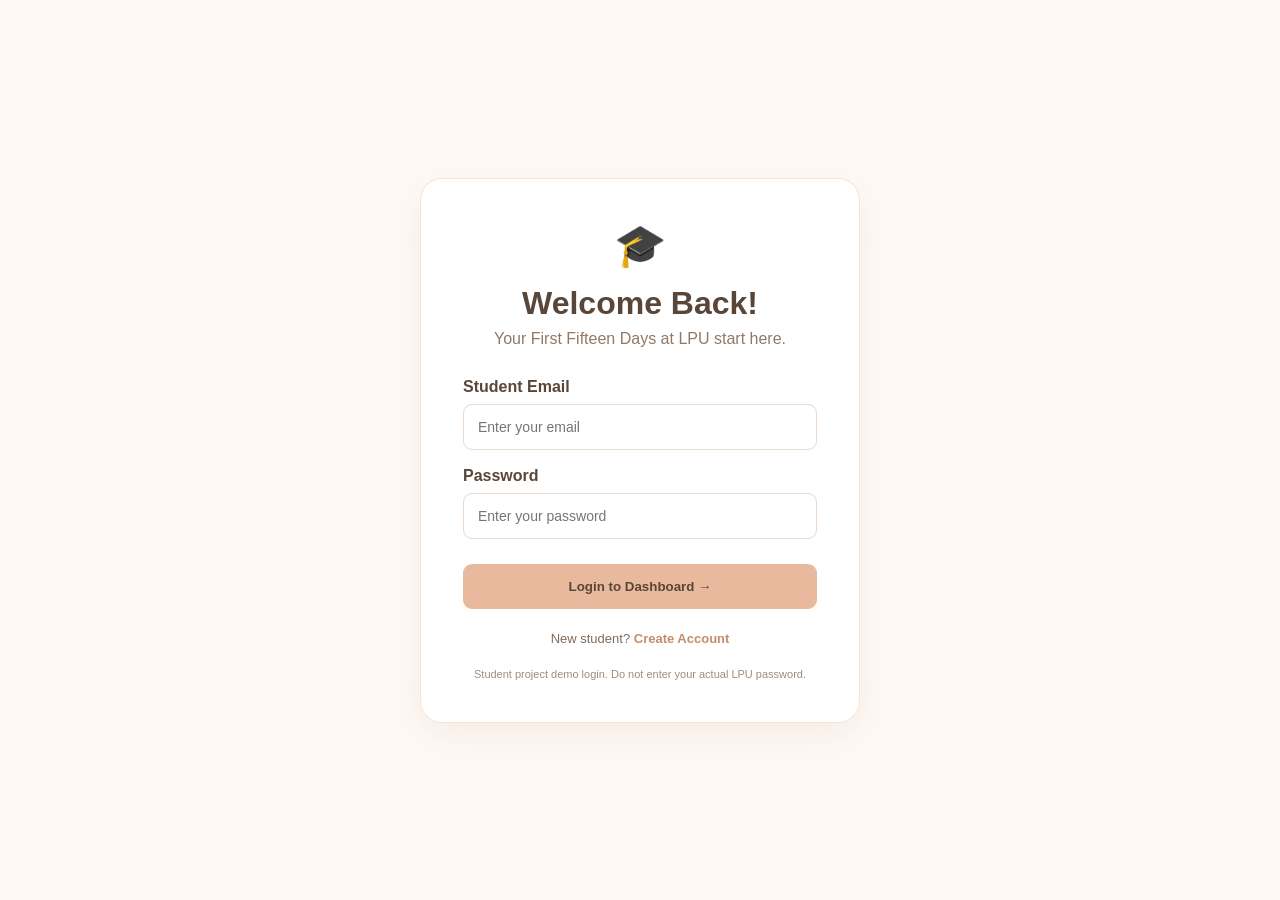
<file: index.html>
<!DOCTYPE html>
<html lang="en">

<head>
    <meta charset="UTF-8">
    <meta name="viewport" content="width=device-width, initial-scale=1.0">
    <title>First Fifteen Days | LPU Navigator</title>
    <link rel="stylesheet" href="css/style.css">
</head>

<body>
    <script>
        window.location.replace("pages/login.html");
    </script>

    <header class="navbar">
        <div class="brand">🎓 First Fifteen Days</div>
        <nav>
            <a href="index.html">Home</a>
            <a href="pages/map.html">Campus Map</a>
            <a href="pages/facilities.html">Facilities</a>
            <a href="pages/help.html">Help & Contacts</a>
        </nav>
        <button class="nav-btn" onclick="location.href='pages/search.html'">Explore Campus</button>
    </header>

    <section class="hero">
        <div class="hero-content">
            <span class="tag">YOUR FIRST 15 DAYS AT LPU</span>
            <h1>Your Campus Journey<br>Starts Here.</h1>
            <p>New to LPU? Find classrooms, hostels, libraries and essential campus facilities with ease.</p>
            <div class="hero-buttons">
                <button onclick="location.href='pages/map.html'">Explore Campus Map →</button>
                <button class="outline" onclick="location.href='pages/facilities.html'">Explore Facilities</button>
            </div>
        </div>
        <div class="hero-visual">
            <div class="visual-icon">📍</div>
            <h3>Discover Your Campus</h3>
            <p>Everything a fresher needs, in one place.</p>
            <div class="visual-stats">
                <div><b>01</b><small>Find Places</small></div>
                <div><b>02</b><small>Get Guidance</small></div>
                <div><b>03</b><small>Feel Confident</small></div>
            </div>
        </div>
    </section>

    <section class="search-section">
        <div>
            <h2>Where do you want to go?</h2>
            <p>Search for important places around the LPU campus.</p>
        </div>
        <div class="search-box">
            <span>⌕</span>
            <input id="homeSearch" placeholder="Search library, hostel, hospital...">
            <button onclick="searchCampus()">Search</button>
        </div>
    </section>

    <section class="section">
        <div class="section-heading">
            <div><span class="tag">QUICK ACCESS</span>
                <h2>Explore Your Campus</h2>
            </div>
            <a href="pages/facilities.html">View all →</a>
        </div>
        <div class="cards">
            <a class="card" href="pages/map.html">
                <div class="card-icon">🗺️</div>
                <h3>Campus Map</h3>
                <p>Explore important campus locations.</p>
            </a>
            <a class="card" href="pages/search.html">
                <div class="card-icon">🔎</div>
                <h3>Find Locations</h3>
                <p>Search for buildings and facilities.</p>
            </a>
            <a class="card" href="pages/facilities.html">
                <div class="card-icon">🏫</div>
                <h3>Facilities</h3>
                <p>Discover student facilities.</p>
            </a>
            <a class="card" href="pages/help.html">
                <div class="card-icon">🤝</div>
                <h3>Help & Support</h3>
                <p>Find useful contacts and guidance.</p>
            </a>
        </div>
    </section>

    <section class="welcome-strip">
        <div>
            <h2>Every fresher deserves a confident start.</h2>
            <p>Make your first fifteen days easier with the right campus information.</p>
        </div>
        <button onclick="location.href='pages/help.html'">Get Help →</button>
    </section>

    <footer>
        <b>First Fifteen Days</b>
        <p>An independent student project – LPU Fresher Navigator</p>
        <span>Helping freshers navigate campus with confidence.</span>
    </footer>

    <script src="javascript/script.js"></script>
</body>

</html>
</file>
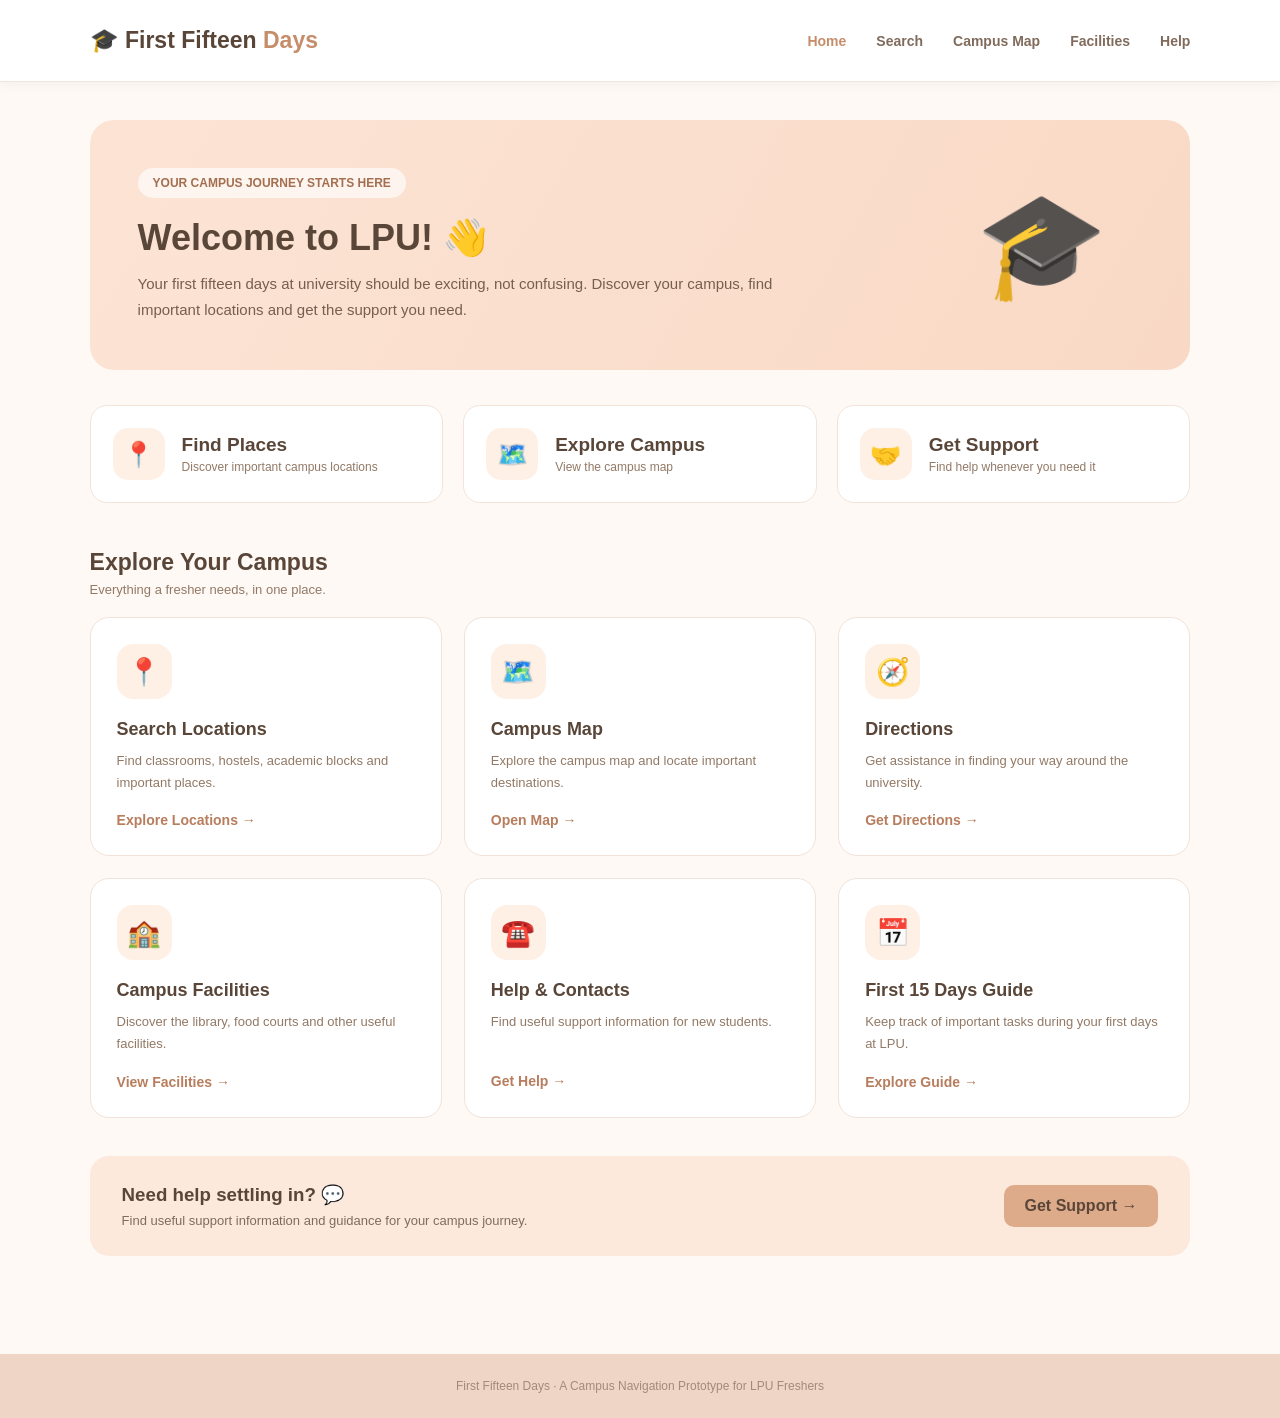
<file: pages/dashboard.html>
<!DOCTYPE html>
<html lang="en">

<head>
    <meta charset="UTF-8">
    <meta name="viewport" content="width=device-width, initial-scale=1.0">
    <title>Dashboard | First Fifteen Days</title>
    <link rel="stylesheet" href="../css/style.css">

    <style>
        * {
            margin: 0;
            padding: 0;
            box-sizing: border-box;
        }

        body {
            font-family: 'Segoe UI', Arial, sans-serif;
            background: #FFF9F5;
            color: #594638;
        }

        /* NAVBAR */
        .navbar {
            background: rgba(255, 255, 255, 0.95);
            padding: 18px 7%;
            display: flex;
            justify-content: space-between;
            align-items: center;
            border-bottom: 1px solid #F2E4DA;
            position: sticky;
            top: 0;
            z-index: 10;
        }

        .logo {
            font-size: 23px;
            font-weight: 800;
            color: #594638;
        }

        .logo span {
            color: #C58D6A;
        }

        .nav-links {
            display: flex;
            gap: 30px;
        }

        .nav-links a {
            text-decoration: none;
            color: #806B5C;
            font-size: 14px;
            font-weight: 600;
            transition: 0.3s;
        }

        .nav-links a:hover,
        .nav-links a.active {
            color: #C58D6A;
        }

        /* MAIN */
        .container {
            max-width: 1450px;
            margin: auto;
            padding: 38px 7%;
        }

        /* WELCOME BANNER */
        .welcome {
            background: linear-gradient(120deg, #FCE4D5, #F9D9C5);
            padding: 48px;
            border-radius: 24px;
            display: flex;
            justify-content: space-between;
            align-items: center;
            overflow: hidden;
            position: relative;
            margin-bottom: 35px;
        }

        .welcome-text {
            max-width: 650px;
            position: relative;
            z-index: 1;
        }

        .welcome-tag {
            display: inline-block;
            background: rgba(255, 255, 255, 0.65);
            padding: 8px 15px;
            border-radius: 30px;
            font-size: 12px;
            font-weight: 700;
            margin-bottom: 18px;
            color: #A36F50;
        }

        .welcome h1 {
            font-size: 36px;
            margin-bottom: 12px;
            line-height: 1.2;
        }

        .welcome p {
            color: #765F4F;
            line-height: 1.7;
            font-size: 15px;
        }

        .welcome-art {
            font-size: 105px;
            margin-right: 35px;
            opacity: 0.9;
        }

        /* SECTION HEADING */
        .section-heading {
            display: flex;
            justify-content: space-between;
            align-items: end;
            margin-bottom: 20px;
        }

        .section-heading h2 {
            font-size: 23px;
            margin-bottom: 6px;
        }

        .section-heading p {
            font-size: 13px;
            color: #927966;
        }

        /* STATS */
        .stats {
            display: grid;
            grid-template-columns: repeat(3, 1fr);
            gap: 20px;
            margin-bottom: 38px;
        }

        .stat-card {
            background: white;
            padding: 22px;
            border-radius: 17px;
            border: 1px solid #F2E4DA;
            display: flex;
            align-items: center;
            gap: 17px;
            transition: 0.3s;
        }

        .stat-card:hover {
            transform: translateY(-4px);
            box-shadow: 0 10px 25px #9b73501a;
        }

        .stat-icon {
            width: 52px;
            height: 52px;
            display: grid;
            place-items: center;
            background: #FFF0E6;
            border-radius: 15px;
            font-size: 25px;
        }

        .stat-card h3 {
            font-size: 19px;
            margin-bottom: 4px;
        }

        .stat-card p {
            font-size: 12px;
            color: #927966;
        }

        /* FEATURE CARDS */
        .feature-grid {
            display: grid;
            grid-template-columns: repeat(3, 1fr);
            gap: 22px;
        }

        .feature-card {
            background: white;
            border: 1px solid #F1E3D9;
            border-radius: 19px;
            padding: 26px;
            transition: 0.3s ease;
            position: relative;
        }

        .feature-card:hover {
            transform: translateY(-6px);
            box-shadow: 0 14px 30px #9b73501c;
            border-color: #E8B99C;
        }

        .feature-icon {
            width: 55px;
            height: 55px;
            background: #FFF0E6;
            display: grid;
            place-items: center;
            border-radius: 16px;
            font-size: 27px;
            margin-bottom: 20px;
        }

        .feature-card h3 {
            font-size: 18px;
            margin-bottom: 10px;
        }

        .feature-card p {
            font-size: 13px;
            color: #927966;
            line-height: 1.7;
            min-height: 44px;
        }

        .feature-card a {
            display: inline-block;
            margin-top: 18px;
            color: #B77D5D;
            text-decoration: none;
            font-weight: 700;
            font-size: 14px;
        }

        .feature-card a:hover {
            color: #8F5D40;
        }

        /* BOTTOM BANNER */
        .help-banner {
            margin-top: 38px;
            background: #FCE9DC;
            padding: 28px 32px;
            border-radius: 19px;
            display: flex;
            justify-content: space-between;
            align-items: center;
            gap: 20px;
        }

        .help-banner h3 {
            margin-bottom: 7px;
        }

        .help-banner p {
            color: #806B5C;
            font-size: 13px;
        }

        .help-banner a {
            background: #DDAA8A;
            color: #594638;
            padding: 12px 21px;
            text-decoration: none;
            border-radius: 10px;
            font-weight: 700;
            white-space: nowrap;
        }

        footer {
            text-align: center;
            padding: 25px;
            color: #A18B7B;
            font-size: 12px;
        }

        /* RESPONSIVE */
        @media(max-width: 900px) {
            .feature-grid {
                grid-template-columns: repeat(2, 1fr);
            }

            .welcome-art {
                font-size: 75px;
                margin-right: 0;
            }
        }

        @media(max-width: 600px) {
            .navbar {
                flex-direction: column;
                gap: 17px;
            }

            .nav-links {
                gap: 15px;
                flex-wrap: wrap;
                justify-content: center;
            }

            .container {
                padding: 25px 5%;
            }

            .welcome {
                padding: 30px 23px;
            }

            .welcome h1 {
                font-size: 27px;
            }

            .welcome-art {
                display: none;
            }

            .stats,
            .feature-grid {
                grid-template-columns: 1fr;
            }

            .help-banner {
                align-items: flex-start;
                flex-direction: column;
            }
        }
    </style>
</head>

<body>

    <header class="navbar">
        <div class="logo">🎓 First Fifteen <span>Days</span></div>

        <nav class="nav-links">
            <a href="dashboard.html" class="active">Home</a>
            <a href="search.html">Search</a>
            <a href="map.html">Campus Map</a>
            <a href="facilities.html">Facilities</a>
            <a href="help.html">Help</a>
        </nav>
    </header>

    <main class="container">

        <section class="welcome">
            <div class="welcome-text">
                <span class="welcome-tag">YOUR CAMPUS JOURNEY STARTS HERE</span>
                <h1>Welcome to LPU! 👋</h1>
                <p>
                    Your first fifteen days at university should be exciting,
                    not confusing. Discover your campus, find important
                    locations and get the support you need.
                </p>
            </div>

            <div class="welcome-art">🎓</div>
        </section>

        <section class="stats">

            <div class="stat-card">
                <div class="stat-icon">📍</div>
                <div>
                    <h3>Find Places</h3>
                    <p>Discover important campus locations</p>
                </div>
            </div>

            <div class="stat-card">
                <div class="stat-icon">🗺️</div>
                <div>
                    <h3>Explore Campus</h3>
                    <p>View the campus map</p>
                </div>
            </div>

            <div class="stat-card">
                <div class="stat-icon">🤝</div>
                <div>
                    <h3>Get Support</h3>
                    <p>Find help whenever you need it</p>
                </div>
            </div>

        </section>

        <section>
            <div class="section-heading">
                <div>
                    <h2>Explore Your Campus</h2>
                    <p>Everything a fresher needs, in one place.</p>
                </div>
            </div>

            <div class="feature-grid">

                <div class="feature-card">
                    <div class="feature-icon">📍</div>
                    <h3>Search Locations</h3>
                    <p>Find classrooms, hostels, academic blocks and important places.</p>
                    <a href="search.html">Explore Locations →</a>
                </div>

                <div class="feature-card">
                    <div class="feature-icon">🗺️</div>
                    <h3>Campus Map</h3>
                    <p>Explore the campus map and locate important destinations.</p>
                    <a href="map.html">Open Map →</a>
                </div>

                <div class="feature-card">
                    <div class="feature-icon">🧭</div>
                    <h3>Directions</h3>
                    <p>Get assistance in finding your way around the university.</p>
                    <a href="directions.html">Get Directions →</a>
                </div>

                <div class="feature-card">
                    <div class="feature-icon">🏫</div>
                    <h3>Campus Facilities</h3>
                    <p>Discover the library, food courts and other useful facilities.</p>
                    <a href="facilities.html">View Facilities →</a>
                </div>

                <div class="feature-card">
                    <div class="feature-icon">☎️</div>
                    <h3>Help & Contacts</h3>
                    <p>Find useful support information for new students.</p>
                    <a href="help.html">Get Help →</a>
                </div>

                <div class="feature-card">
                    <div class="feature-icon">📅</div>
                    <h3>First 15 Days Guide</h3>
                    <p>Keep track of important tasks during your first days at LPU.</p>
                    <a href="help.html">Explore Guide →</a>
                </div>

            </div>
        </section>

        <section class="help-banner">
            <div>
                <h3>Need help settling in? 💬</h3>
                <p>Find useful support information and guidance for your campus journey.</p>
            </div>
            <a href="help.html">Get Support →</a>
        </section>

    </main>

    <footer>
        First Fifteen Days · A Campus Navigation Prototype for LPU Freshers
    </footer>

</body>

</html>
</file>
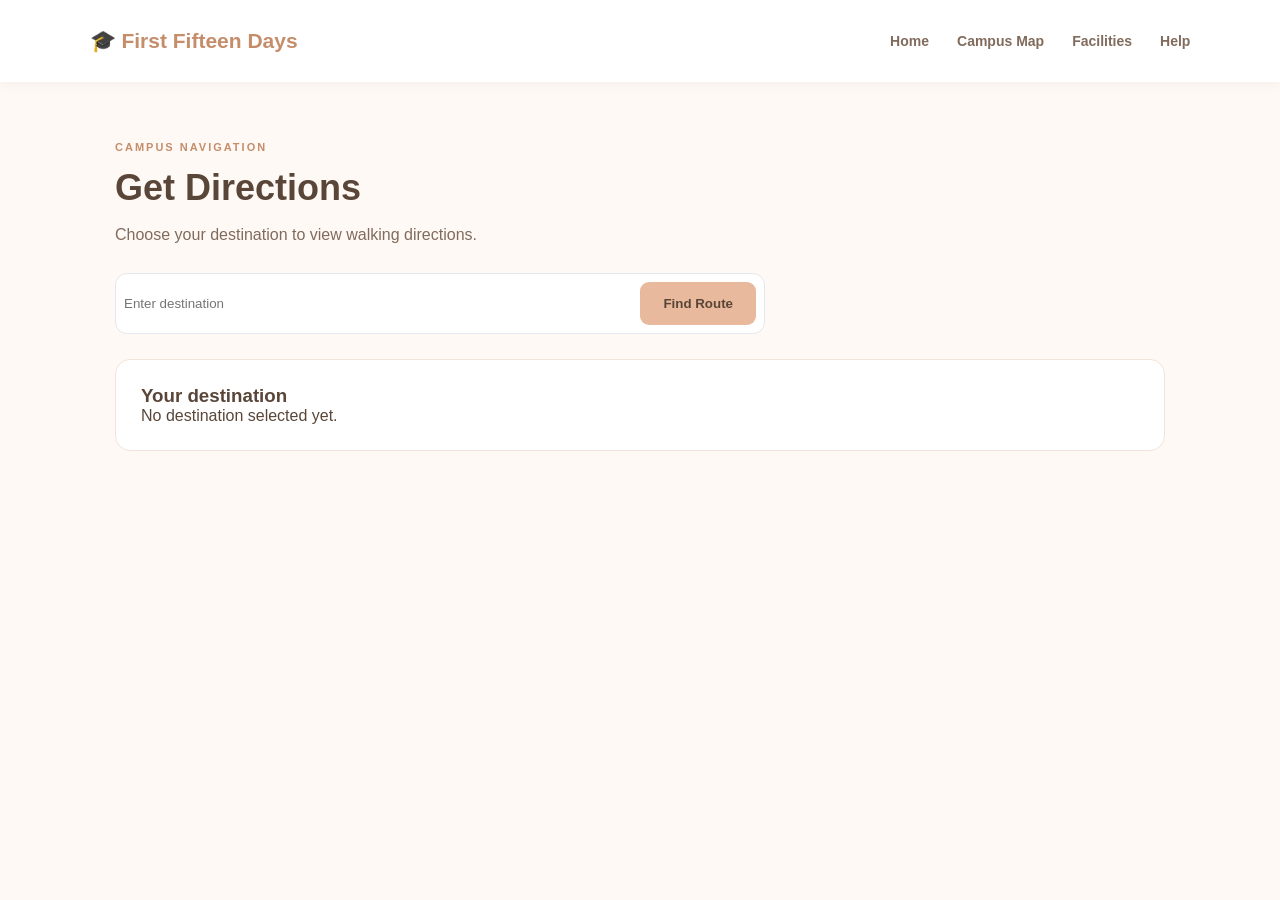
<file: pages/directions.html>
<!DOCTYPE html>
<html lang="en">

<head>
    <meta charset="UTF-8">
    <meta name="viewport" content="width=device-width, initial-scale=1">
    <title>Directions | First Fifteen Days</title>
    <link rel="stylesheet" href="../css/style.css">
</head>

<body>
    <header class="navbar">
        <div class="brand">🎓 First Fifteen Days</div>
        <nav>
            <a href="../index.html">Home</a>
            <a href="map.html">Campus Map</a>
            <a href="facilities.html">Facilities</a>
            <a href="help.html">Help</a>
        </nav>
    </header>
    <main class="page-content">
        <span class="tag">CAMPUS NAVIGATION</span>
        <h1>Get Directions</h1>
        <p>Choose your destination to view walking directions.</p>
        <div class="search-box">
            <input id="destination" placeholder="Enter destination">
            <button onclick="getDirections()">Find Route</button>
        </div>
        <div class="info-panel">
            <h3>Your destination</h3>
            <p id="routeMessage">No destination selected yet.</p>
        </div>
    </main>
    <script src="../javascript/script.js"></script>
</body>

</html>
</file>
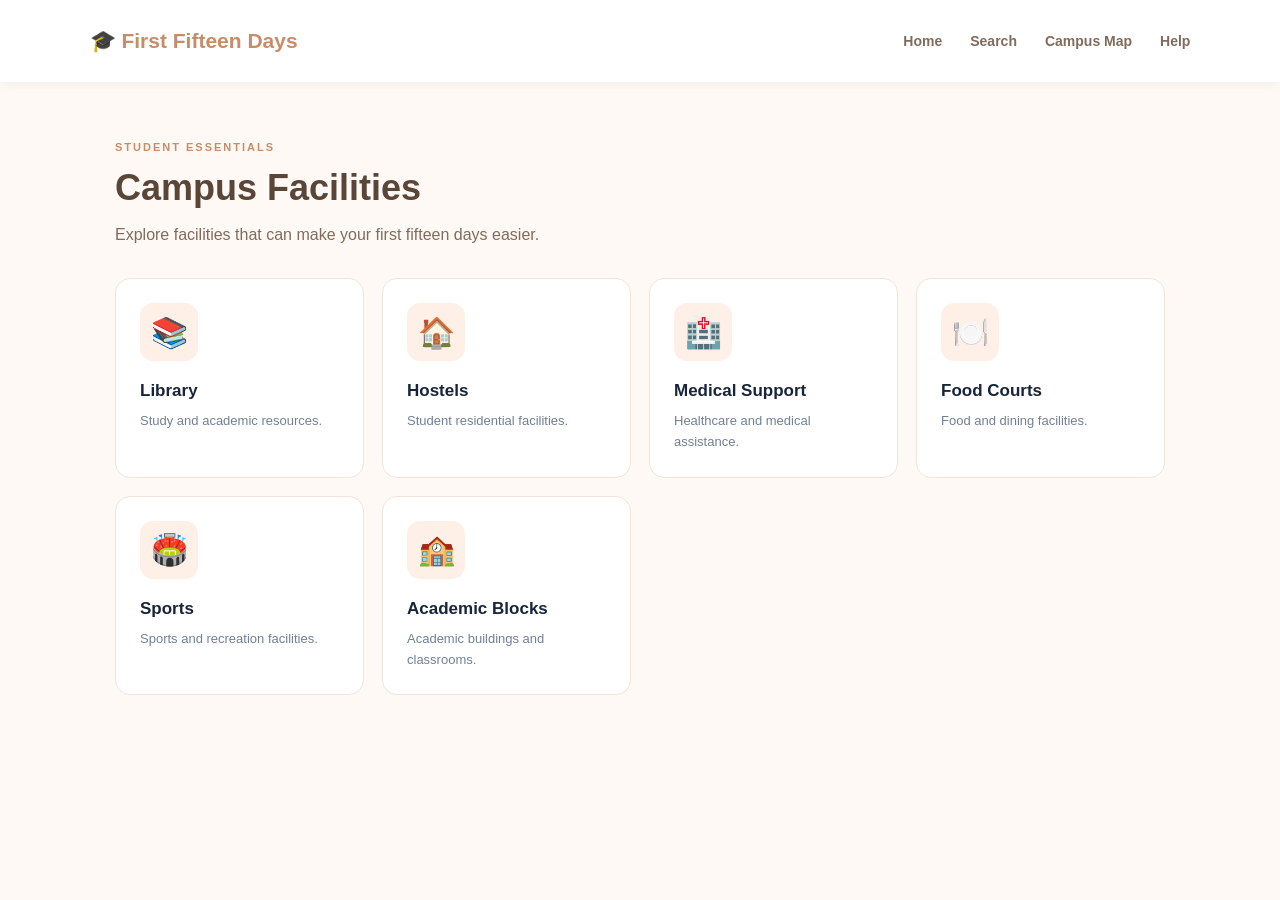
<file: pages/facilities.html>
<!DOCTYPE html>
<html lang="en">

<head>
    <meta charset="UTF-8">
    <meta name="viewport" content="width=device-width, initial-scale=1">
    <title>Facilities | First Fifteen Days</title>
    <link rel="stylesheet" href="../css/style.css">
</head>

<body>
    <header class="navbar">
        <div class="brand">🎓 First Fifteen Days</div>
        <nav>
            <a href="../index.html">Home</a>
            <a href="search.html">Search</a>
            <a href="map.html">Campus Map</a>
            <a href="help.html">Help</a>
        </nav>
    </header>
    <main class="page-content">
        <span class="tag">STUDENT ESSENTIALS</span>
        <h1>Campus Facilities</h1>
        <p>Explore facilities that can make your first fifteen days easier.</p>
        <div class="cards facility-cards">
            <article class="card">
                <div class="card-icon">📚</div>
                <h3>Library</h3>
                <p>Study and academic resources.</p>
            </article>
            <article class="card">
                <div class="card-icon">🏠</div>
                <h3>Hostels</h3>
                <p>Student residential facilities.</p>
            </article>
            <article class="card">
                <div class="card-icon">🏥</div>
                <h3>Medical Support</h3>
                <p>Healthcare and medical assistance.</p>
            </article>
            <article class="card">
                <div class="card-icon">🍽️</div>
                <h3>Food Courts</h3>
                <p>Food and dining facilities.</p>
            </article>
            <article class="card">
                <div class="card-icon">🏟️</div>
                <h3>Sports</h3>
                <p>Sports and recreation facilities.</p>
            </article>
            <article class="card">
                <div class="card-icon">🏫</div>
                <h3>Academic Blocks</h3>
                <p>Academic buildings and classrooms.</p>
            </article>
        </div>
    </main>
    <script src="../javascript/script.js"></script>
</body>

</html>
</file>
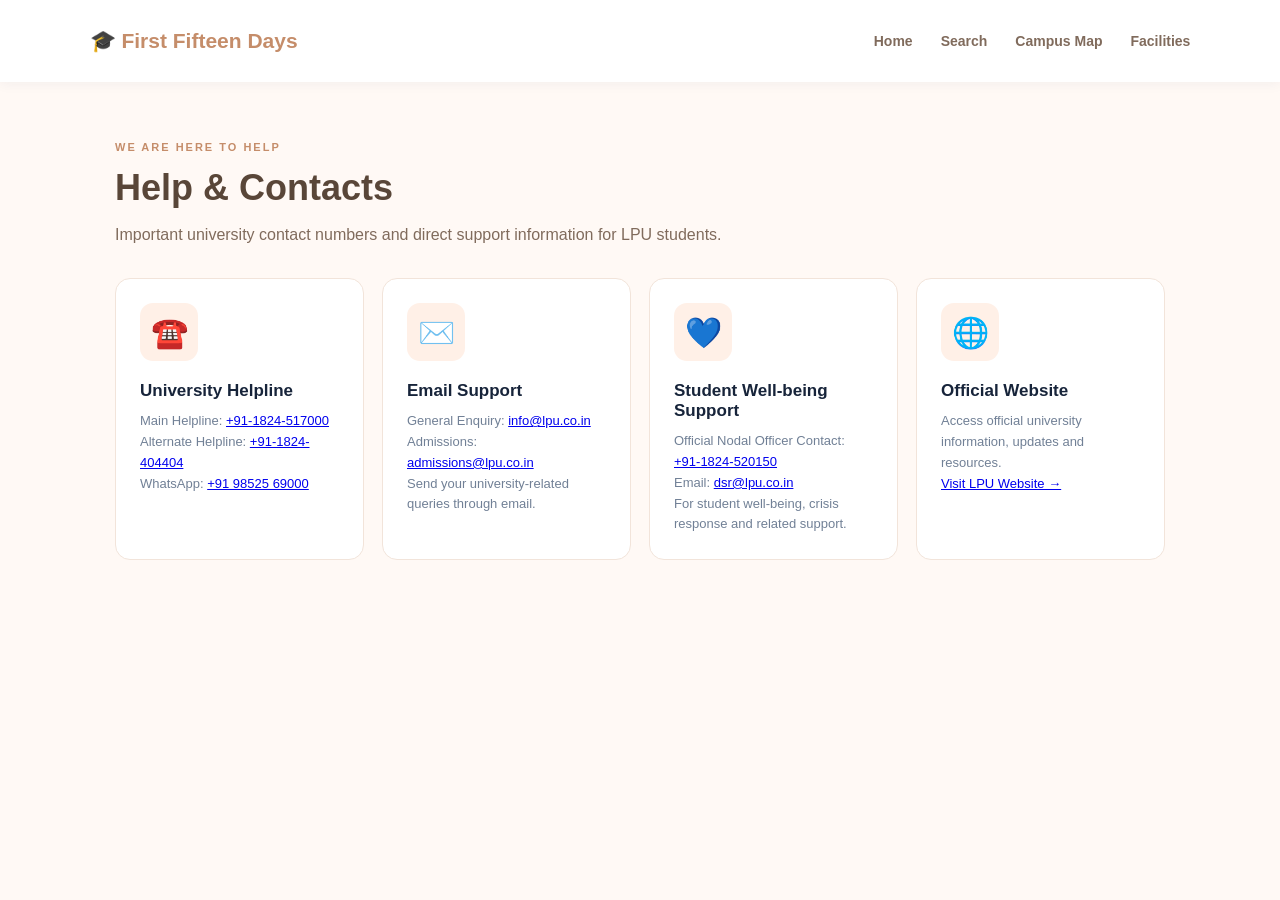
<file: pages/help.html>
<!DOCTYPE html>
<html lang="en">

<head>
    <meta charset="UTF-8">
    <meta name="viewport" content="width=device-width, initial-scale=1">
    <title>Help & Contacts | First Fifteen Days</title>
    <link rel="stylesheet" href="../css/style.css">
</head>

<body>

    <header class="navbar">
        <div class="brand">🎓 First Fifteen Days</div>
        <nav>
            <a href="../index.html">Home</a>
            <a href="search.html">Search</a>
            <a href="map.html">Campus Map</a>
            <a href="facilities.html">Facilities</a>
        </nav>
    </header>

    <main class="page-content">

        <span class="tag">WE ARE HERE TO HELP</span>
        <h1>Help & Contacts</h1>
        <p>
            Important university contact numbers and direct support
            information for LPU students.
        </p>

        <div class="cards">

            <!-- CARD 1: UNIVERSITY HELPLINE -->
            <article class="card">
                <div class="card-icon">☎️</div>
                <h3>University Helpline</h3>

                <p>
                    Main Helpline:
                    <a href="tel:+911824517000">+91-1824-517000</a>
                </p>

                <p>
                    Alternate Helpline:
                    <a href="tel:+911824404404">+91-1824-404404</a>
                </p>

                <p>
                    WhatsApp:
                    <a href="https://wa.me/919852569000" target="_blank" rel="noopener">
                        +91 98525 69000
                    </a>
                </p>
            </article>


            <!-- CARD 2: EMAIL SUPPORT -->
            <article class="card">
                <div class="card-icon">✉️</div>
                <h3>Email Support</h3>

                <p>
                    General Enquiry:
                    <a href="mailto:info@lpu.co.in">
                        info@lpu.co.in
                    </a>
                </p>

                <p>
                    Admissions:
                    <a href="mailto:admissions@lpu.co.in">
                        admissions@lpu.co.in
                    </a>
                </p>

                <p>
                    Send your university-related queries through email.
                </p>
            </article>


            <!-- CARD 3: STUDENT WELL-BEING SUPPORT -->
            <article class="card">
                <div class="card-icon">💙</div>
                <h3>Student Well-being Support</h3>

                <p>
                    Official Nodal Officer Contact:
                    <a href="tel:+911824520150">
                        +91-1824-520150
                    </a>
                </p>

                <p>
                    Email:
                    <a href="mailto:dsr@lpu.co.in">
                        dsr@lpu.co.in
                    </a>
                </p>

                <p>
                    For student well-being, crisis response
                    and related support.
                </p>
            </article>


            <!-- CARD 4: OFFICIAL WEBSITE -->
            <article class="card">
                <div class="card-icon">🌐</div>
                <h3>Official Website</h3>

                <p>
                    Access official university information,
                    updates and resources.
                </p>

                <p>
                    <a href="https://www.lpu.in/" target="_blank" rel="noopener">
                        Visit LPU Website →
                    </a>
                </p>
            </article>

        </div>

    </main>

</body>

</html>
</file>
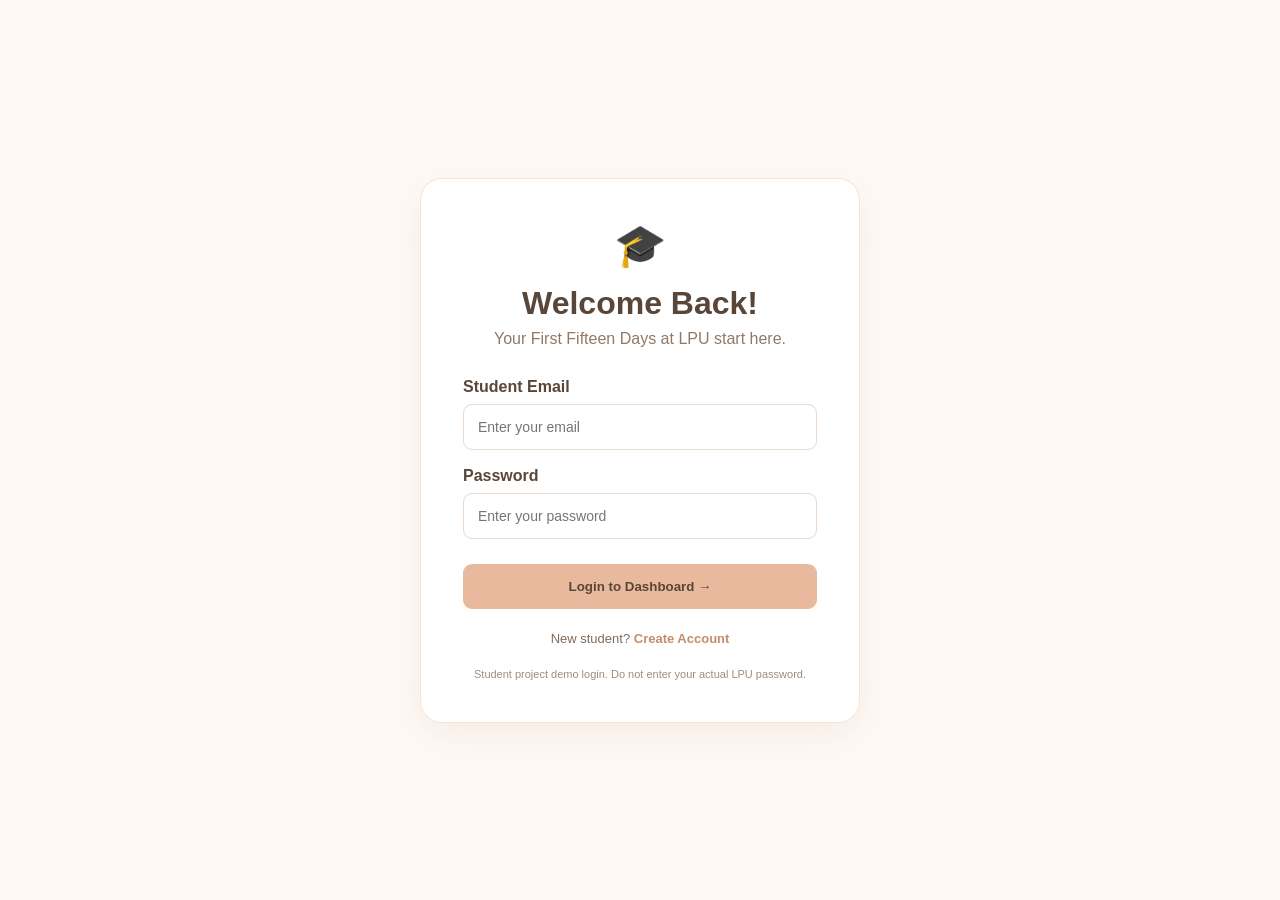
<file: pages/login.html>
<!DOCTYPE html>
<html lang="en">

<head>
    <meta charset="UTF-8">
    <meta name="viewport" content="width=device-width, initial-scale=1.0">
    <title>Login | First Fifteen Days</title>
    <link rel="stylesheet" href="../css/style.css">
    <style>
        .login-page {
            min-height: 100vh;
            display: flex;
            justify-content: center;
            align-items: center;
            padding: 30px 20px;
            background: #FFF9F5;
        }

        .login-card {
            width: 100%;
            max-width: 440px;
            background: white;
            padding: 42px;
            border-radius: 22px;
            border: 1px solid #F2E4DA;
            box-shadow: 0 12px 40px #9b73501a;
        }

        .login-logo {
            text-align: center;
            font-size: 42px;
        }

        .login-card h1 {
            text-align: center;
            margin: 15px 0 8px;
            color: #594638;
        }

        .login-subtitle {
            text-align: center;
            color: #927966;
            margin-bottom: 30px;
        }

        .login-card label {
            display: block;
            margin: 17px 0 8px;
            font-weight: 600;
            color: #594638;
        }

        .login-card input {
            width: 100%;
            padding: 14px;
            border: 1px solid #EBD9CA;
            border-radius: 9px;
            outline: none;
            font-size: 14px;
        }

        .login-card input:focus {
            border-color: #D9A887;
        }

        .login-card button {
            width: 100%;
            margin-top: 25px;
            padding: 15px;
        }

        .login-extra {
            text-align: center;
            margin-top: 22px;
            color: #806B5C;
            font-size: 13px;
        }

        .login-extra a {
            color: #C58D6A;
            text-decoration: none;
            font-weight: bold;
        }

        .login-note {
            text-align: center;
            margin-top: 20px;
            color: #A18B7B;
            font-size: 11px;
        }
    </style>
</head>

<body>

    <div class="login-page">
        <div class="login-card">
            <div class="login-logo">🎓</div>
            <h1>Welcome Back!</h1>
            <p class="login-subtitle">
                Your First Fifteen Days at LPU start here.
            </p>

            <form onsubmit="demoLogin(event)">
                <label for="email">Student Email</label>
                <input type="email" id="email" placeholder="Enter your email" required>

                <label for="password">Password</label>
                <input type="password" id="password" placeholder="Enter your password" required>

                <button type="submit">Login to Dashboard →</button>
            </form>
            <p class="login-extra">
                New student?
                <a href="signup.html">Create Account</a>
            </p>
            <p id="loginMessage" class="login-extra"></p>


            <p class="login-note">
                Student project demo login. Do not enter your actual LPU password.
            </p>
        </div>
    </div>

    <script>
        function demoLogin(event) {
            event.preventDefault();

            const email = document.getElementById("email").value.trim();
            const password = document.getElementById("password").value;

            if (!email || !password) return;

            // Demo only: no real account authentication
            window.location.href = "dashboard.html";
        }

        function showSignup(event) {
            event.preventDefault();
            alert("Account registration will be added in a future version.");
        }
    </script>

</body>

</html>
</file>
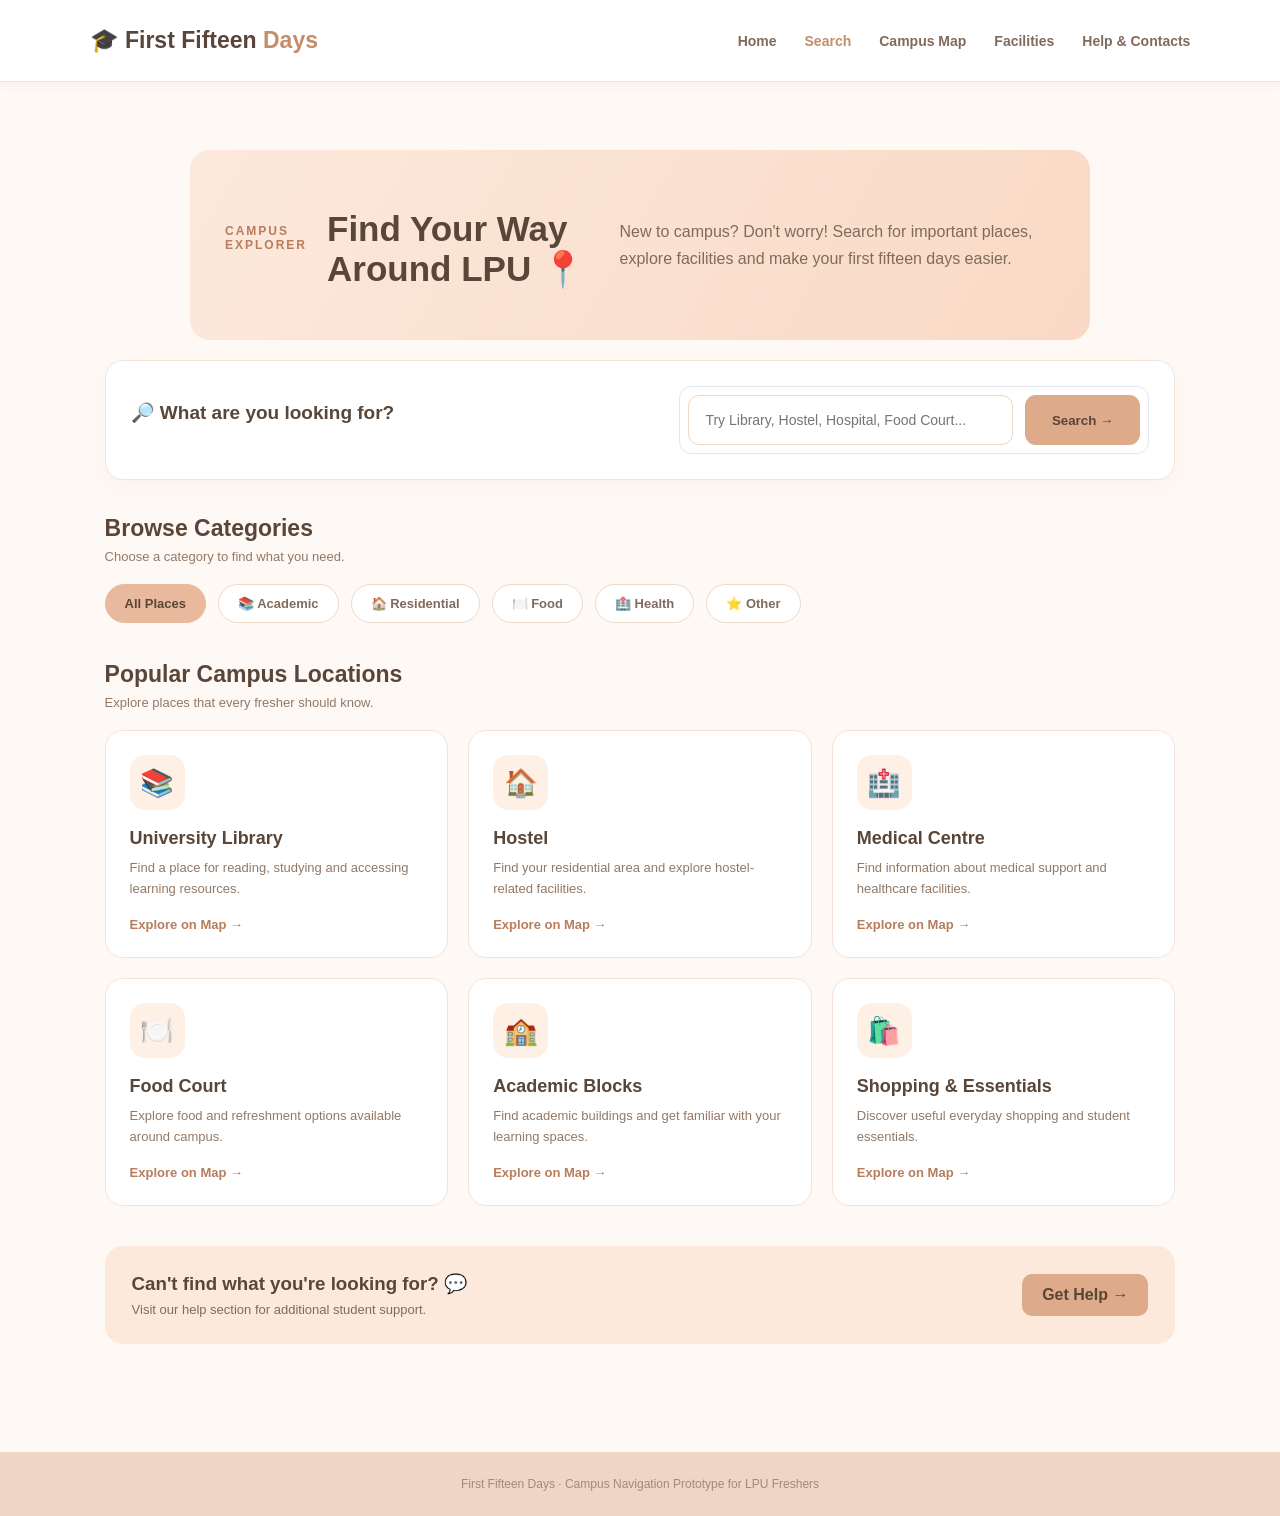
<file: pages/search.html>
<!DOCTYPE html>
<html lang="en">

<head>
    <meta charset="UTF-8">
    <meta name="viewport" content="width=device-width, initial-scale=1.0">
    <title>Campus Explorer | First Fifteen Days</title>
    <link rel="stylesheet" href="../css/style.css">

    <style>
        * {
            margin: 0;
            padding: 0;
            box-sizing: border-box;
        }

        body {
            font-family: 'Segoe UI', Arial, sans-serif;
            background: #FFF9F5;
            color: #594638;
        }

        /* NAVBAR */
        .navbar {
            background: white;
            padding: 19px 7%;
            display: flex;
            justify-content: space-between;
            align-items: center;
            border-bottom: 1px solid #F2E4DA;
        }

        .logo {
            font-size: 23px;
            font-weight: 800;
            color: #594638;
        }

        .logo span {
            color: #C58D6A;
        }

        .nav-links {
            display: flex;
            gap: 28px;
        }

        .nav-links a {
            text-decoration: none;
            color: #806B5C;
            font-size: 14px;
            font-weight: 600;
        }

        .nav-links a:hover,
        .nav-links a.active {
            color: #C58D6A;
        }

        /* PAGE */
        .container {
            max-width: 1250px;
            margin: auto;
            padding: 48px 7%;
        }

        /* HERO */
        .hero {
            background: linear-gradient(120deg, #FCE9DC, #F9D9C5);
            padding: 42px;
            border-radius: 23px;
            margin-bottom: 35px;
        }

        .eyebrow {
            color: #B77D5D;
            font-size: 12px;
            font-weight: 800;
            letter-spacing: 2px;
            margin-bottom: 15px;
        }

        .hero h1 {
            font-size: 35px;
            margin-bottom: 12px;
        }

        .hero p {
            color: #806B5C;
            line-height: 1.7;
        }

        /* SEARCH */
        .search-section {
            background: white;
            padding: 25px;
            border-radius: 18px;
            border: 1px solid #F2E4DA;
            box-shadow: 0 8px 25px #9b73500d;
            margin-top: -5px;
            margin-bottom: 35px;
        }

        .search-section h2 {
            font-size: 19px;
            margin-bottom: 16px;
        }

        .search-box {
            display: flex;
            gap: 12px;
        }

        .search-box input {
            flex: 1;
            min-width: 0;
            padding: 16px;
            border: 1px solid #EBD9CA;
            border-radius: 11px;
            font-size: 14px;
            outline: none;
        }

        .search-box input:focus {
            border-color: #D9A887;
            box-shadow: 0 0 0 3px #FCE9DC;
        }

        .search-box button {
            padding: 0 27px;
            background: #DDAA8A;
            border: none;
            border-radius: 11px;
            color: #594638;
            font-weight: 700;
            cursor: pointer;
        }

        /* CATEGORIES */
        .section-title {
            font-size: 23px;
            margin-bottom: 7px;
        }

        .section-subtitle {
            color: #927966;
            font-size: 13px;
            margin-bottom: 20px;
        }

        .categories {
            display: flex;
            gap: 12px;
            flex-wrap: wrap;
            margin-bottom: 38px;
        }

        .category {
            border: 1px solid #EBD9CA;
            background: white;
            color: #806B5C;
            padding: 11px 19px;
            border-radius: 30px;
            cursor: pointer;
            font-size: 13px;
            font-weight: 600;
            transition: .2s;
        }

        .category:hover,
        .category.active {
            background: #E8B99C;
            color: #594638;
            border-color: #E8B99C;
        }

        /* LOCATION CARDS */
        .location-grid {
            display: grid;
            grid-template-columns: repeat(3, 1fr);
            gap: 20px;
        }

        .location-card {
            background: white;
            border: 1px solid #F1E3D9;
            border-radius: 18px;
            padding: 24px;
            transition: .25s;
        }

        .location-card:hover {
            transform: translateY(-5px);
            box-shadow: 0 12px 28px #9b73501a;
            border-color: #E8B99C;
        }

        .location-icon {
            width: 55px;
            height: 55px;
            display: grid;
            place-items: center;
            background: #FFF0E6;
            border-radius: 15px;
            font-size: 27px;
            margin-bottom: 18px;
        }

        .location-card h3 {
            font-size: 18px;
            margin-bottom: 9px;
        }

        .location-card p {
            color: #927966;
            font-size: 13px;
            line-height: 1.6;
            min-height: 42px;
        }

        .location-card a {
            display: inline-block;
            margin-top: 17px;
            color: #B77D5D;
            font-size: 13px;
            font-weight: 700;
            text-decoration: none;
        }

        .location-card a:hover {
            color: #8F5D40;
        }

        .no-results {
            display: none;
            text-align: center;
            padding: 35px;
            background: white;
            border-radius: 15px;
            color: #927966;
            margin-top: 15px;
        }

        .bottom-help {
            margin-top: 40px;
            background: #FCE9DC;
            border-radius: 18px;
            padding: 27px;
            display: flex;
            justify-content: space-between;
            align-items: center;
            gap: 15px;
        }

        .bottom-help p {
            color: #806B5C;
            font-size: 13px;
            margin-top: 7px;
        }

        .bottom-help a {
            background: #DDAA8A;
            padding: 12px 20px;
            border-radius: 10px;
            color: #594638;
            font-weight: 700;
            text-decoration: none;
            white-space: nowrap;
        }

        footer {
            text-align: center;
            padding: 25px;
            color: #A18B7B;
            font-size: 12px;
        }

        @media(max-width: 850px) {
            .location-grid {
                grid-template-columns: repeat(2, 1fr);
            }
        }

        @media(max-width: 600px) {
            .navbar {
                flex-direction: column;
                gap: 18px;
            }

            .nav-links {
                gap: 14px;
                flex-wrap: wrap;
                justify-content: center;
            }

            .container {
                padding: 30px 5%;
            }

            .hero {
                padding: 28px;
            }

            .hero h1 {
                font-size: 27px;
            }

            .search-box {
                flex-direction: column;
            }

            .search-box button {
                padding: 14px;
            }

            .location-grid {
                grid-template-columns: 1fr;
            }

            .bottom-help {
                flex-direction: column;
                align-items: flex-start;
            }
        }

        .hero {
            background: linear-gradient(120deg, #FCE9DC, #F9D9C5);
            padding: 42px;
            border-radius: 23px;
            margin-bottom: 35px;
        }

        /* FINAL HERO BOX SIZE FIX */
        .hero {
            width: 100% !important;
            max-width: 900px !important;
            min-height: 0 !important;
            height: 190px !important;
            padding: 25px 35px !important;
            margin: 20px auto 25px !important;
            border-radius: 20px !important;
            display: flex !important;
            flex-direction: row !important;
            align-items: center !important;
            justify-content: space-between !important;
            gap: 20px !important;
        }

        @media (max-width: 600px) {
            .hero {
                height: auto !important;
                min-height: 160px !important;
                flex-direction: column !important;
                align-items: flex-start !important;
            }
        }
    </style>
</head>

<body>

    <header class="navbar">
        <div class="logo">🎓 First Fifteen <span>Days</span></div>

        <nav class="nav-links">
            <a href="dashboard.html">Home</a>
            <a href="search.html" class="active">Search</a>
            <a href="map.html">Campus Map</a>
            <a href="facilities.html">Facilities</a>
            <a href="help.html">Help & Contacts</a>
        </nav>
    </header>

    <main class="container">

        <section class="hero">
            <div class="eyebrow">CAMPUS EXPLORER</div>
            <h1>Find Your Way Around LPU 📍</h1>
            <p>
                New to campus? Don't worry! Search for important places,
                explore facilities and make your first fifteen days easier.
            </p>
        </section>

        <section class="search-section">
            <h2>🔎 What are you looking for?</h2>

            <div class="search-box">
                <input type="text" id="searchInput" placeholder="Try Library, Hostel, Hospital, Food Court..."
                    oninput="filterLocations()">
                <button onclick="filterLocations()">Search →</button>
            </div>
        </section>

        <section>
            <h2 class="section-title">Browse Categories</h2>
            <p class="section-subtitle">Choose a category to find what you need.</p>

            <div class="categories">
                <button class="category active" onclick="filterCategory('all', this)">All Places</button>
                <button class="category" onclick="filterCategory('academic', this)">📚 Academic</button>
                <button class="category" onclick="filterCategory('residential', this)">🏠 Residential</button>
                <button class="category" onclick="filterCategory('food', this)">🍽️ Food</button>
                <button class="category" onclick="filterCategory('health', this)">🏥 Health</button>
                <button class="category" onclick="filterCategory('other', this)">⭐ Other</button>
            </div>
        </section>

        <section>
            <h2 class="section-title">Popular Campus Locations</h2>
            <p class="section-subtitle">Explore places that every fresher should know.</p>

            <div class="location-grid" id="locationGrid">

                <div class="location-card" data-category="academic">
                    <div class="location-icon">📚</div>
                    <h3>University Library</h3>
                    <p>Find a place for reading, studying and accessing learning resources.</p>
                    <a href="map.html">Explore on Map →</a>
                </div>

                <div class="location-card" data-category="residential">
                    <div class="location-icon">🏠</div>
                    <h3>Hostel</h3>
                    <p>Find your residential area and explore hostel-related facilities.</p>
                    <a href="map.html">Explore on Map →</a>
                </div>

                <div class="location-card" data-category="health">
                    <div class="location-icon">🏥</div>
                    <h3>Medical Centre</h3>
                    <p>Find information about medical support and healthcare facilities.</p>
                    <a href="map.html">Explore on Map →</a>
                </div>

                <div class="location-card" data-category="food">
                    <div class="location-icon">🍽️</div>
                    <h3>Food Court</h3>
                    <p>Explore food and refreshment options available around campus.</p>
                    <a href="map.html">Explore on Map →</a>
                </div>

                <div class="location-card" data-category="academic">
                    <div class="location-icon">🏫</div>
                    <h3>Academic Blocks</h3>
                    <p>Find academic buildings and get familiar with your learning spaces.</p>
                    <a href="map.html">Explore on Map →</a>
                </div>

                <div class="location-card" data-category="other">
                    <div class="location-icon">🛍️</div>
                    <h3>Shopping & Essentials</h3>
                    <p>Discover useful everyday shopping and student essentials.</p>
                    <a href="map.html">Explore on Map →</a>
                </div>

            </div>

            <div class="no-results" id="noResults">
                <h3>No locations found!</h3>
                <p>Try another search term or choose a different category.</p>
            </div>
        </section>

        <section class="bottom-help">
            <div>
                <h3>Can't find what you're looking for? 💬</h3>
                <p>Visit our help section for additional student support.</p>
            </div>
            <a href="help.html">Get Help →</a>
        </section>

    </main>

    <footer>
        First Fifteen Days · Campus Navigation Prototype for LPU Freshers
    </footer>

    <script>
        let selectedCategory = "all";

        function filterLocations() {
            const query = document.getElementById("searchInput")
                .value.toLowerCase().trim();

            const cards = document.querySelectorAll(".location-card");
            let visibleCount = 0;

            cards.forEach(card => {
                const matchesText = card.innerText.toLowerCase().includes(query);
                const matchesCategory =
                    selectedCategory === "all" ||
                    card.dataset.category === selectedCategory;

                const show = matchesText && matchesCategory;
                card.style.display = show ? "block" : "none";

                if (show) visibleCount++;
            });

            document.getElementById("noResults").style.display =
                visibleCount === 0 ? "block" : "none";
        }

        function filterCategory(category, button) {
            selectedCategory = category;

            document.querySelectorAll(".category").forEach(btn => {
                btn.classList.remove("active");
            });

            button.classList.add("active");
            filterLocations();
        }
    </script>

</body>

</html>
</file>
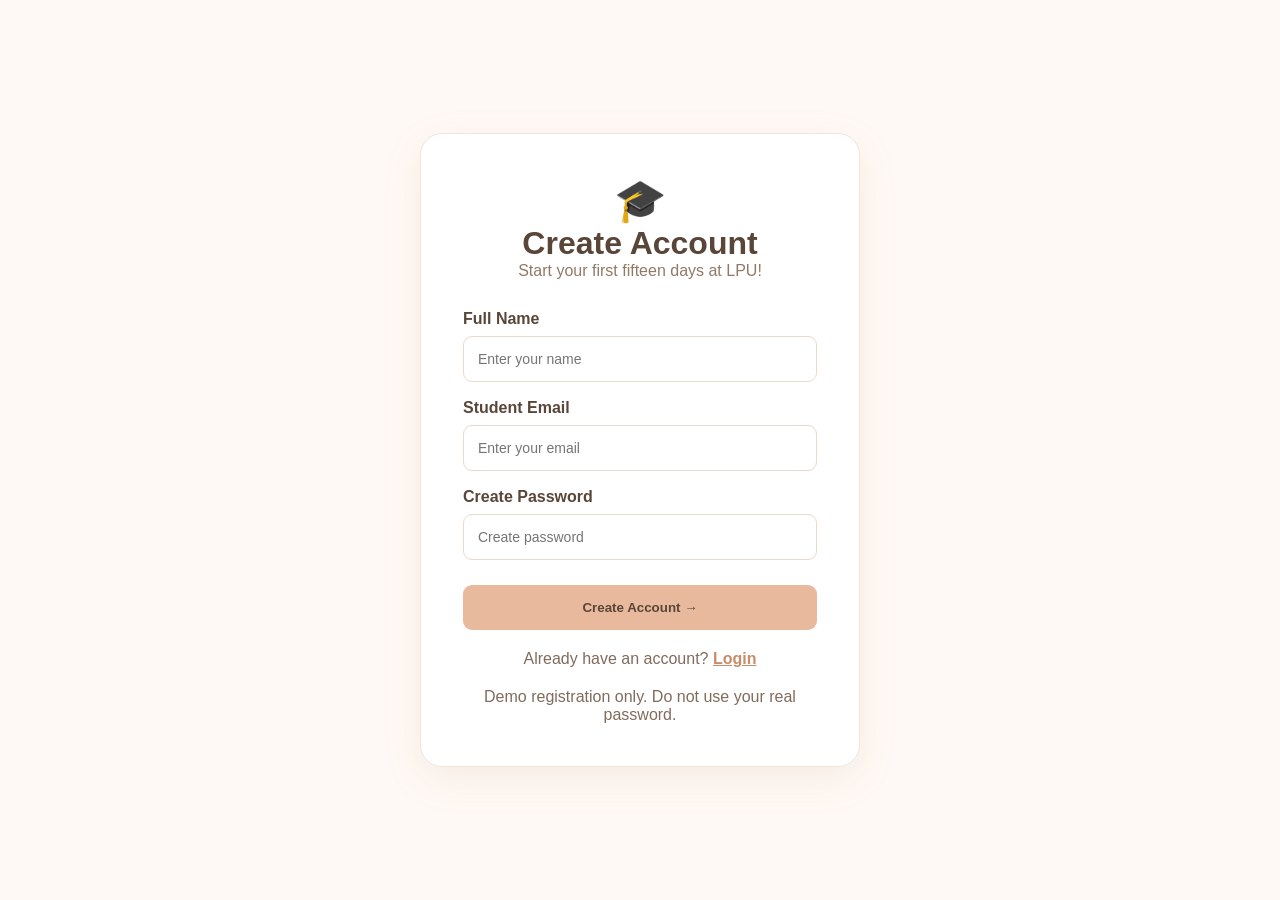
<file: pages/signup.html>
<!DOCTYPE html>
<html lang="en">

<head>
    <meta charset="UTF-8">
    <meta name="viewport" content="width=device-width, initial-scale=1.0">
    <title>Create Account | First Fifteen Days</title>
    <link rel="stylesheet" href="../css/style.css">

    <style>
        .login-page {
            min-height: 100vh;
            display: flex;
            justify-content: center;
            align-items: center;
            padding: 30px 20px;
            box-sizing: border-box;
            background: #FFF9F5;
        }

        .login-card {
            width: 100%;
            max-width: 440px;
            background: white;
            padding: 42px;
            border-radius: 22px;
            border: 1px solid #F2E4DA;
            box-shadow: 0 12px 40px #9b73501a;
            box-sizing: border-box;
        }

        .login-logo {
            text-align: center;
            font-size: 42px;
        }

        .login-card h1 {
            text-align: center;
            color: #594638;
        }

        .login-subtitle {
            text-align: center;
            color: #927966;
            margin-bottom: 30px;
        }

        .login-card label {
            display: block;
            margin: 17px 0 8px;
            font-weight: 600;
            color: #594638;
        }

        .login-card input {
            width: 100%;
            padding: 14px;
            box-sizing: border-box;
            border: 1px solid #EBD9CA;
            border-radius: 9px;
            font-size: 14px;
        }

        .login-card button {
            width: 100%;
            margin-top: 25px;
            padding: 15px;
            background: #E8B99C;
            border: none;
            border-radius: 9px;
            cursor: pointer;
        }

        .login-extra,
        .login-note {
            text-align: center;
            color: #806B5C;
            margin-top: 20px;
        }

        .login-extra a {
            color: #C58D6A;
            font-weight: bold;
        }
    </style>

</head>

<body>

    <div class="login-page">
        <div class="login-card">
            <div class="login-logo">🎓</div>

            <h1>Create Account</h1>
            <p class="login-subtitle">Start your first fifteen days at LPU!</p>

            <form onsubmit="createAccount(event)">
                <label for="name">Full Name</label>
                <input type="text" id="name" placeholder="Enter your name" required>

                <label for="email">Student Email</label>
                <input type="email" id="email" placeholder="Enter your email" required>

                <label for="password">Create Password</label>
                <input type="password" id="password" placeholder="Create password" minlength="6" required>

                <button type="submit">Create Account →</button>
            </form>

            <p class="login-extra">
                Already have an account?
                <a href="login.html">Login</a>
            </p>

            <p class="login-note">
                Demo registration only. Do not use your real password.
            </p>
        </div>
    </div>

    <script>
        function createAccount(event) {
            event.preventDefault();

            const name = document.getElementById("name").value.trim();

            alert("Welcome, " + name + "!");

            window.location.href = "dashboard.html";
        }
    </script>

</body>

</html>
</file>
<file: css/style.css>
* {
    margin: 0;
    padding: 0;
    box-sizing: border-box
}

body {
    font-family: Arial, sans-serif;
    color: #17243a;
    background: #f7f9fd
}

.navbar {
    height: 82px;
    background: white;
    display: flex;
    align-items: center;
    justify-content: space-between;
    padding: 0 7%;
    box-shadow: 0 2px 12px #10264b0d
}

.brand {
    font-size: 21px;
    font-weight: 800;
    color: #102b55
}

nav {
    display: flex;
    gap: 28px
}

nav a {
    color: #42516a;
    text-decoration: none;
    font-size: 14px;
    font-weight: 600
}

nav a:hover {
    color: #2457d6
}

button {
    background: #2457d6;
    color: white;
    border: 0;
    padding: 14px 23px;
    border-radius: 9px;
    font-weight: bold;
    cursor: pointer
}

.nav-btn {
    padding: 12px 18px
}

.hero {
    margin: 35px auto;
    background: linear-gradient(120deg, #10264b, #2457a4);
    border-radius: 22px;
    max-width: 1250px;
    min-height: 390px;
    padding: 65px;
    display: flex;
    align-items: center;
    justify-content: space-between;
    color: white;
    gap: 30px
}

.hero-content {
    max-width: 620px
}

.tag {
    font-size: 11px;
    font-weight: bold;
    letter-spacing: 2px;
    color: #729cff
}

.hero h1 {
    font-size: 52px;
    line-height: 1.15;
    margin: 20px 0
}

.hero p {
    font-size: 16px;
    line-height: 1.8;
    color: #dce7fa;
    max-width: 550px
}

.hero-buttons {
    display: flex;
    gap: 12px;
    margin-top: 25px
}

.hero-buttons .outline {
    background: transparent;
    border: 1px solid #ffffff80
}

.hero-visual {
    background: #ffffff15;
    border: 1px solid #ffffff30;
    border-radius: 20px;
    padding: 35px;
    width: 310px;
    text-align: center
}

.visual-icon {
    font-size: 65px;
    margin-bottom: 15px
}

.hero-visual h3 {
    font-size: 20px
}

.hero-visual p {
    font-size: 13px;
    margin: 10px auto
}

.visual-stats {
    display: flex;
    justify-content: space-around;
    margin-top: 28px;
    gap: 10px
}

.visual-stats b,
.visual-stats small {
    display: block
}

.visual-stats b {
    font-size: 20px
}

.visual-stats small {
    font-size: 10px;
    margin-top: 5px
}

.search-section {
    max-width: 1100px;
    margin: 55px auto 35px;
    display: flex;
    align-items: center;
    justify-content: space-between;
    gap: 25px
}

.search-section h2 {
    font-size: 24px;
    margin-bottom: 8px
}

.search-section p,
.card p {
    color: #718096;
    font-size: 13px
}

.search-box {
    display: flex;
    background: white;
    padding: 8px;
    border: 1px solid #e2e8f0;
    border-radius: 12px;
    width: 470px;
    gap: 8px
}

.search-box span {
    font-size: 25px;
    padding: 5px
}

.search-box input {
    border: 0;
    outline: 0;
    flex: 1;
    min-width: 0
}

.section {
    max-width: 1100px;
    margin: 55px auto
}

.section-heading {
    display: flex;
    justify-content: space-between;
    align-items: center;
    margin-bottom: 22px
}

.section-heading h2 {
    font-size: 27px;
    margin-top: 8px
}

.section-heading a {
    color: #2457d6;
    text-decoration: none;
    font-weight: bold
}

.cards {
    display: grid;
    grid-template-columns: repeat(4, 1fr);
    gap: 18px
}

.card {
    background: white;
    padding: 24px;
    border: 1px solid #e7ebf2;
    border-radius: 15px;
    text-decoration: none;
    color: #17243a;
    transition: .2s
}

.card:hover {
    transform: translateY(-5px);
    box-shadow: 0 10px 25px #10264b12
}

.card-icon {
    font-size: 30px;
    background: #edf3ff;
    width: 58px;
    height: 58px;
    display: grid;
    place-items: center;
    border-radius: 13px;
    margin-bottom: 20px
}

.card h3 {
    font-size: 17px;
    margin-bottom: 10px
}

.card p {
    line-height: 1.6
}

.welcome-strip {
    max-width: 1100px;
    margin: 50px auto;
    background: #eaf1ff;
    border-radius: 17px;
    padding: 30px 35px;
    display: flex;
    justify-content: space-between;
    align-items: center;
    gap: 20px
}

.welcome-strip h2 {
    font-size: 22px;
    margin-bottom: 8px;
    color: #102b55
}

.welcome-strip p {
    font-size: 13px;
    color: #62718a
}

footer {
    background: #10264b;
    color: white;
    padding: 30px 8%;
    margin-top: 60px
}

footer p {
    margin: 10px 0;
    color: #dbe5f7;
    font-size: 13px
}

footer span {
    font-size: 12px;
    color: #aebfda
}

@media(max-width:800px) {
    .navbar {
        height: auto;
        padding: 20px;
        flex-wrap: wrap;
        gap: 15px
    }

    nav {
        order: 3;
        width: 100%;
        flex-wrap: wrap;
        gap: 15px
    }

    .hero {
        margin: 15px;
        padding: 35px 25px;
        flex-direction: column;
        align-items: flex-start
    }

    .hero h1 {
        font-size: 38px
    }

    .hero-visual {
        width: 100%
    }

    .search-section {
        margin: 35px 20px;
        flex-direction: column;
        align-items: stretch
    }

    .search-box {
        width: 100%
    }

    .section {
        margin: 40px 20px
    }

    .cards {
        grid-template-columns: repeat(2, 1fr)
    }

    .welcome-strip {
        margin: 30px 20px;
        flex-direction: column;
        align-items: flex-start
    }
}

@media(max-width:450px) {
    .cards {
        grid-template-columns: 1fr
    }

    .hero h1 {
        font-size: 32px
    }
}

body {
    background: #F8FAFF;
    color: #263650;
}

.navbar {
    background: #FFFFFF;
}

.brand {
    color: #5276B9;
}

.hero {
    background: linear-gradient(120deg, #E8F0FF, #DDEBFF);
    color: #263650;
}

.hero p {
    color: #52647D;
}

.tag {
    color: #5276B9;
}

button {
    background: #6488C9;
}

.hero-visual {
    background: #FFFFFF;
    border: 1px solid #DCE7F7;
}

.hero-visual p {
    color: #52647D;
}

.card {
    background: #FFFFFF;
}

.welcome-strip {
    background: #E8F0FF;
}

/* SOFT PEACH THEME */

body {
    background: #FFF9F5;
    color: #594638;
}

.navbar {
    background: #FFFFFF;
}

.brand {
    color: #C58D6A;
}

nav a {
    color: #806B5C;
}

.hero {
    background: linear-gradient(120deg, #FCE9DC, #FBEDE4);
    color: #594638;
}

.hero p {
    color: #806B5C;
}

.tag {
    color: #C58D6A;
}

button {
    background: #E8B99C;
    color: #594638;
}

.hero-visual {
    background: #FFFAF6;
    border: 1px solid #F1DCCE;
}

.hero-visual p {
    color: #806B5C;
}

.card {
    background: #FFFFFF;
    border-color: #F2E4DA;
}

.card-icon {
    background: #FFF0E7;
}

.welcome-strip {
    background: #FCE9DC;
}

footer {
    background: #EED5C5;
    color: #594638;
}

footer p,
footer span {
    color: #806B5C;
}

.page-content {
    max-width: 1100px;
    margin: 55px auto;
    padding: 0 25px;
    min-height: 65vh;
}

.page-content h1 {
    font-size: 36px;
    margin: 12px 0;
    color: #594638;
}

.page-content>p {
    color: #806B5C;
    line-height: 1.7;
    margin-bottom: 25px;
}

.page-content .search-box {
    width: 100%;
    max-width: 650px;
    margin: 25px 0;
}

.page-content .cards {
    margin-top: 30px;
}

.info-panel {
    background: white;
    border: 1px solid #F2E4DA;
    padding: 25px;
    border-radius: 15px;
    margin-top: 25px;
}

@media(max-width:700px) {
    .page-content h1 {
        font-size: 28px;
    }
}
</file>
